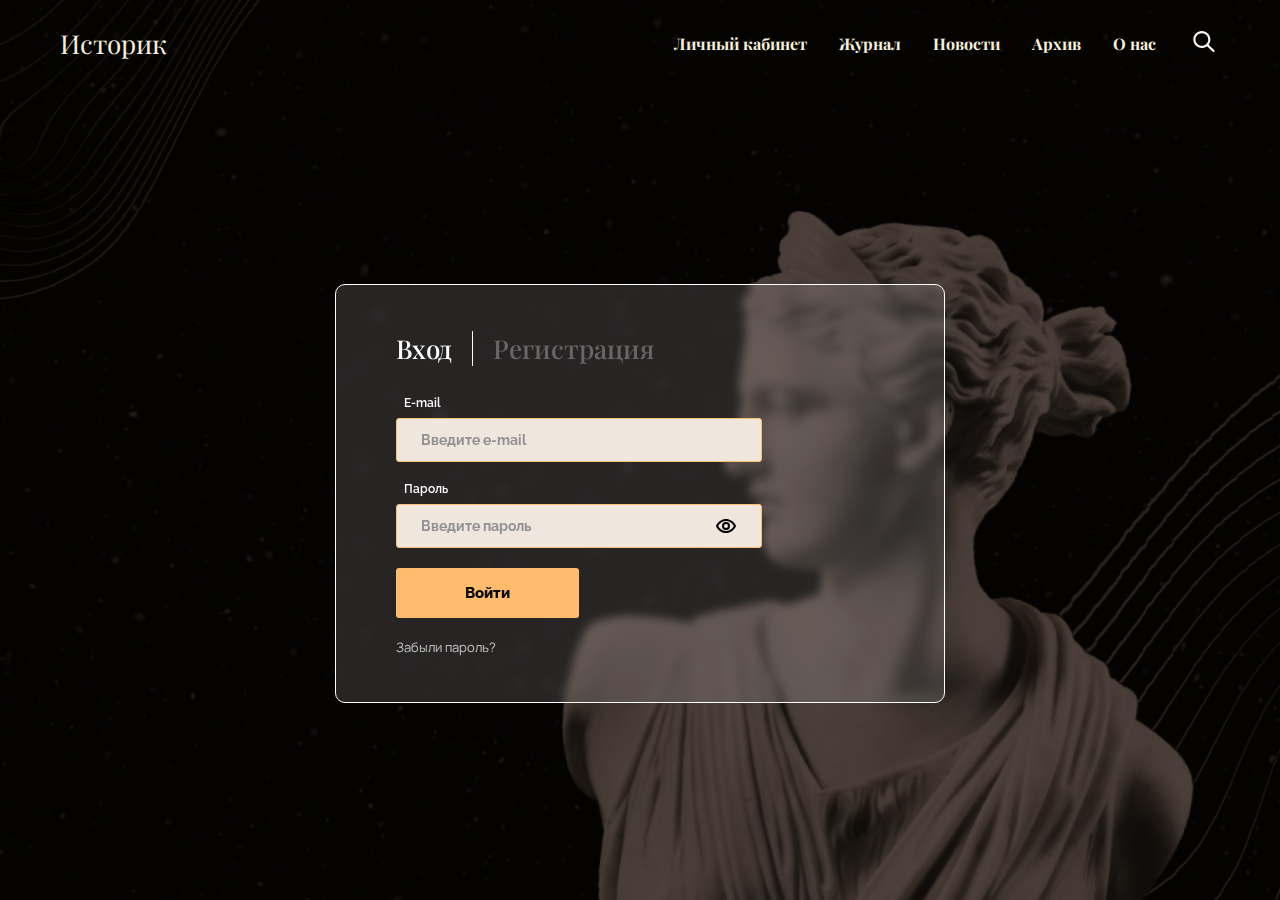
<file: index.html>
<!DOCTYPE html>
<html lang="ru">
<head>
  <meta charset="utf-8" />
  <meta name="viewport" content="width=device-width, initial-scale=1.0" />
  <meta name="msapplication-TileColor" content="#160f0f" />
  <meta name="msapplication-config" content="./favicon/browserconfig.xml" />
  <meta name="theme-color" content="#160f0f" />
  <title>Вход - Историк</title>
  <link rel="apple-touch-icon" sizes="180x180" href="./favicon/apple-touch-icon.png" />
  <link rel="icon" type="image/png" sizes="32x32" href="./favicon/favicon-32x32.png" />
  <link rel="icon" type="image/png" sizes="16x16" href="./favicon/favicon-16x16.png" />
  <link rel="manifest" href="./favicon/site.webmanifest" />
  <link rel="mask-icon" href="./favicon/safari-pinned-tab.svg" color="#160f0f" />
  <link rel="shortcut icon" href="./favicon/favicon.ico" />
  <link rel="preconnect" href="https://fonts.googleapis.com" />
  <link rel="preconnect" href="https://fonts.gstatic.com" crossorigin />
  <link rel="stylesheet" href="https://fonts.googleapis.com/css2?family=Manrope&family=Playfair+Display:wght@400;500;700&family=Raleway:wght@600;700;800&display=swap" />
  <link rel="stylesheet" href="./css/styles.css">
  <link rel="stylesheet" href="./css/responsive.css">
</head>
<body>

  <nav class="navbar">
    <div class="navbar-base">
      <a class="navbar-brand" href="./">Историк</a>
      <button class="navbar-toggler"></button>
    </div>
    <ul class="navbar-nav">
      <li>
        <a class="nav-link" href="./">Личный кабинет</a>
      </li>
      <li>
        <a class="nav-link" href="./">Журнал</a>
      </li>
      <li>
        <a class="nav-link" href="./">Новости</a>
      </li>
      <li>
        <a class="nav-link" href="./">Архив</a>
      </li>
      <li>
        <a class="nav-link" href="./">О нас</a>
      </li>
      <li>
        <a class="nav-search" href="./">
          <span class="nav-link">Поиск</span>
          <img src="./resources/icons/search.svg" alt="Поиск" />
        </a>
      </li>
    </ul>
  </nav>

  <div class="form-wrapper">
    <div class="form">
      <div class="form-title">
        <h2 class="header-2">Вход</h2>
        <div class="divider"></div>
        <a class="header-2" href="./register.html">Регистрация</a>
      </div>
      <form class="form-body" onsubmit="return false">
        <div class="form-group">
          <label class="form-label" for="email">E-mail</label>
          <input class="form-control" type="email" id="email" name="email" placeholder="Введите e-mail" />
        </div>
        <div class="form-group">
          <label class="form-label" for="password">Пароль</label>
          <div class="form-control-addon">
            <input class="form-control" type="password" id="password" name="password" placeholder="Введите пароль" />
            <button class="password-toggler addon-btn" type="button"></button>
          </div>
        </div>
        <button class="btn" type="submit">Войти</button>
        <a href="./">Забыли пароль?</a>
      </form>
    </div>
  </div>

  <script src="./js/main.js" type="text/javascript"></script>
</body>
</html>
</file>
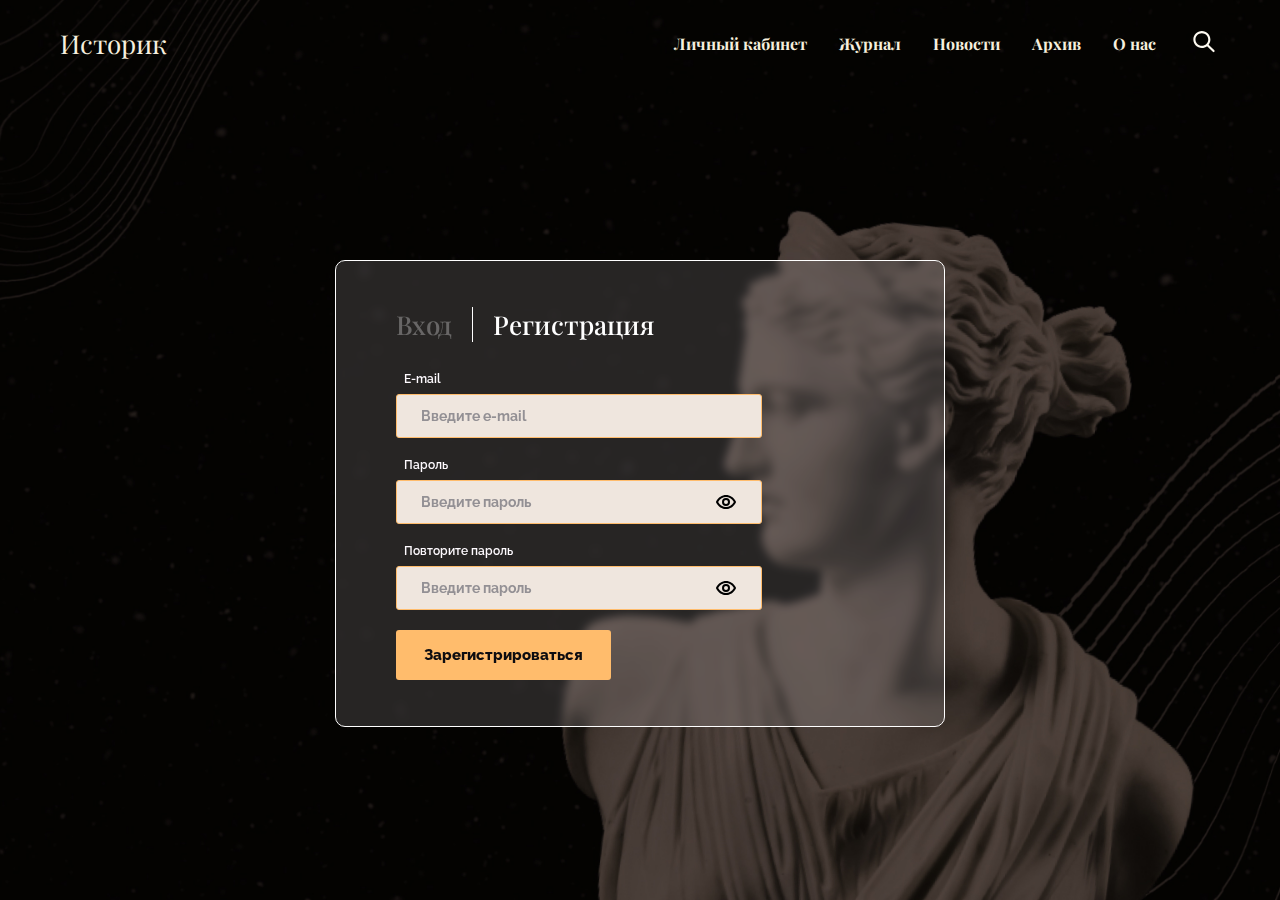
<file: register.html>
<!DOCTYPE html>
<html lang="ru">
<head>
  <meta charset="utf-8" />
  <meta name="viewport" content="width=device-width, initial-scale=1.0" />
  <meta name="msapplication-TileColor" content="#160f0f" />
  <meta name="msapplication-config" content="./favicon/browserconfig.xml" />
  <meta name="theme-color" content="#160f0f" />
  <title>Регистрация - Историк</title>
  <link rel="apple-touch-icon" sizes="180x180" href="./favicon/apple-touch-icon.png" />
  <link rel="icon" type="image/png" sizes="32x32" href="./favicon/favicon-32x32.png" />
  <link rel="icon" type="image/png" sizes="16x16" href="./favicon/favicon-16x16.png" />
  <link rel="manifest" href="./favicon/site.webmanifest" />
  <link rel="mask-icon" href="./favicon/safari-pinned-tab.svg" color="#160f0f" />
  <link rel="shortcut icon" href="./favicon/favicon.ico" />
  <link rel="preconnect" href="https://fonts.googleapis.com" />
  <link rel="preconnect" href="https://fonts.gstatic.com" crossorigin />
  <link rel="stylesheet" href="https://fonts.googleapis.com/css2?family=Manrope&family=Playfair+Display:wght@400;500;700&family=Raleway:wght@600;700;800&display=swap" />
  <link rel="stylesheet" href="./css/styles.css">
  <link rel="stylesheet" href="./css/responsive.css">
</head>
<body>
  
  <nav class="navbar">
    <div class="navbar-base">
      <a class="navbar-brand" href="./">Историк</a>
      <button class="navbar-toggler"></button>
    </div>
    <ul class="navbar-nav">
      <li>
        <a class="nav-link" href="./">Личный кабинет</a>
      </li>
      <li>
        <a class="nav-link" href="./">Журнал</a>
      </li>
      <li>
        <a class="nav-link" href="./">Новости</a>
      </li>
      <li>
        <a class="nav-link" href="./">Архив</a>
      </li>
      <li>
        <a class="nav-link" href="./">О нас</a>
      </li>
      <li>
        <a class="nav-search" href="./">
          <span class="nav-link">Поиск</span>
          <img src="./resources/icons/search.svg" alt="Поиск" />
        </a>
      </li>
    </ul>
  </nav>

  <div class="form-wrapper">
    <div class="form">
      <div class="form-title">
        <a class="header-2" href="./">Вход</a>
        <div class="divider"></div>
        <h2 class="header-2">Регистрация</h2>
      </div>
      <form class="form-body" onsubmit="return false">
        <div class="form-group">
          <label class="form-label" for="email">E-mail</label>
          <input class="form-control" type="email" id="email" name="email" placeholder="Введите e-mail" />
        </div>
        <div class="form-group">
          <label class="form-label" for="password">Пароль</label>
          <div class="form-control-addon">
            <input class="form-control" type="password" id="password" name="password" placeholder="Введите пароль" />
            <button class="password-toggler addon-btn" type="button"></button>
          </div>
        </div>
        <div class="form-group">
          <label class="form-label" for="password">Повторите пароль</label>
          <div class="form-control-addon">
            <input class="form-control" type="password" id="repeat_password" name="repeat_password" placeholder="Введите пароль" />
            <button class="password-toggler addon-btn" type="button"></button>
          </div>
        </div>
        <button class="btn" type="submit">Зарегистрироваться</button>
      </form>
    </div>
  </div>

  <script src="./js/main.js" type="text/javascript"></script>
</body>
</html>
</file>
<file: css/responsive.css>
/* LARGE DEVICES */

@media (max-width: 1600px) {
  body {
    padding: 0 30px;
  }

  .navbar {
    padding: 25px 30px;
  }

  .navbar .navbar-brand {
    font-size: 26px;
  }

  .navbar .navbar-nav {
    column-gap: 32px;
  }

  .navbar .nav-link {
    font-size: 16px;
  }

  .header-2 {
    font-size: 26px;
  }

  .form {
    width: 50%;
    padding: 46px 60px;
  }

  .form .form-title {
    column-gap: 20px;
  }

  .form .form-body {
    row-gap: 20px;
  }
}

/* DESKTOP DEVICES */

@media (max-width: 1024px) {
  .navbar .nav-link {
    font-size: 14px;
  }

  .form .form-body {
    padding-right: 0;
  }
}

/* TABLET DEVICES */

@media (max-width: 768px) {
  body {
    padding: 0 30px;
  }

  .navbar {
    position: absolute;
    flex-direction: column;
    justify-content: flex-start;
    align-items: flex-start;
    row-gap: 62px;
    padding: 27px 30px;
    top: 0;
    left: 0;
    right: 0;
    z-index: 2;
  }

  .navbar.active {
    background: #160f0f;
    height: 100vh;
    z-index: 2;
  }

  .navbar .navbar-base {
    width: 100%;
  }

  .navbar .navbar-brand {
    font-size: 20px;
  }

  .navbar.active .navbar-brand {
    opacity: 0;
    visibility: hidden;
  }

  .navbar .navbar-toggler {
    display: block;
  }

  .navbar .navbar-nav {
    display: flex;
    flex-direction: column;
    align-items: flex-start;
    row-gap: 15px;
    margin-left: 30px;
    opacity: 0;
    visibility: hidden;
  }

  .navbar.active .navbar-nav {
    opacity: 1;
    visibility: visible;
  }

  .navbar .nav-link {
    font-size: 13px;
  }

  .navbar .nav-search img {
    display: none;
  }

  .navbar .nav-search .nav-link {
    display: block;
  }

  .form {
    width: 100%;
    padding: 27px 45px;
  }
}

/* MOBILE DEVICES */

@media (max-width: 425px) {
  body {
    padding: 0 15px;
  }

  a {
    font-size: 11px;
  }

  .header-2 {
    font-size: 18px;
  }

  .form-label {
    padding-left: 0;
  }

  .form-control {
    font-size: 12px;
    padding: 14px 8px;
  }

  .form-control-addon .form-control {
    padding-right: 32px;
  }

  .form-control-addon .addon-btn {
    right: 8px;
  }

  .btn {
    padding: 14px 28px;
  }

  .navbar {
    padding: 27px 15px;
  }

  .form {
    border-radius: 3px;
    padding: 27px 15px;
  }

  .form .form-title {
    column-gap: 10px;
  }

  .form .form-body {
    row-gap: 20px;
    padding-right: 0;
  }

  .form .btn {
    width: 100%;
  }
}
</file>
<file: css/styles.css>
/* RESET */

* {
  margin: 0;
  padding: 0;
  box-sizing: border-box;
}

/* BASE */

body {
  display: flex;
  flex-direction: column;
  justify-content: flex-start;
  align-items: center;
  background: url('../resources/images/background.jpg') center no-repeat;
  background-color: #160f0f;
  background-size: cover;
  font-family: 'Raleway';
  font-size: 16px;
  color: #ffffff;
  width: 100%;
  min-height: 100vh;
  padding: 0 118px;
}

h1, h2, h3, h4, h5, h6 {
  font-family: 'Playfair Display';
  font-weight: 500;
  font-size: inherit;
}

a {
  font-family: 'Manrope';
  font-weight: 400;
  font-size: 13px;
  color: rgba(255, 255, 255, .7);
  text-decoration: none;
  transition: color .1s ease-in-out;
}

a:hover, a:focus {
  color: #ffffff;
}

button {
  cursor: pointer;
}

ul {
  list-style-type: none;
}

/* UTILITIES */

.header-2 {
  font-family: 'Playfair Display';
  font-weight: 500;
  font-size: 40px;
  color: #ffffff;
}

a.header-2 {
  color: rgba(255, 255, 255, .3);
}

a.header-2:hover, a.header-2:focus {
  color: #ffffff;
}

/* COMPONENTS */

.form-group {
  display: flex;
  flex-direction: column;
  row-gap: 8px;
}

.form-label {
  font-family: 'Raleway';
  font-weight: 600;
  font-size: 12px;
  color: #fffbff;
  padding-left: 8px;
}

.form-control {
  background: #efe6de;
  border: 1px #ffbc6c solid;
  border-radius: 3px;
  font-family: 'Raleway';
  font-weight: 700;
  font-size: 14px;
  color: #181818;
  width: 100%;
  padding: 13px 24px;
  outline: none;
  transition: outline .2s ease-in-out;
}

.form-control:focus {
  outline: 2.5px #ffbc6c solid;
}

.form-control::placeholder {
  color: #939094;
}

.form-control-addon {
  position: relative;
}

.form-control-addon .form-control {
  padding-right: 62px;
}

.form-control-addon .addon-btn {
  position: absolute;
  background: url('../resources/icons/eye.svg') center no-repeat;
  background-size: contain;
  border: none;
  width: 24px;
  height: 24px;
  top: 0;
  bottom: 0;
  margin: auto 0;
  right: 24px;
}

.btn {
  background: #ffbc6c;
  border: none;
  border-radius: 3px;
  font-family: 'Raleway';
  font-weight: 800;
  font-size: 15px;
  color: #0d0c10;
  padding: 16px 28px;
  outline: none;
  transition: all .2s ease-in-out;
}

.btn:hover, .btn:focus {
  background: #ffcd91;
}

.btn:active {
  background: #222222;
  color: #f5eeff;
  outline: 2px #ffbc6c solid;
}

.navbar {
  display: flex;
  justify-content: space-between;
  align-items: center;
  width: 100%;
  padding: 43px 118px;
  transition: background .1s ease-in-out;
}

.navbar a {
  font-family: 'Playfair Display';
  color: #f6efde;
}

.navbar a:hover {
  color: rgba(255, 255, 255, .5);
}

.navbar .navbar-base {
  display: flex;
  justify-content: space-between;
  align-items: center;
}

.navbar .navbar-brand {
  font-weight: 400;
  font-size: 36px;
  transition: all .1s ease-in-out;
}

.navbar .navbar-toggler {
  display: none;
  background: url('../resources/icons/menu.svg') center no-repeat;
  background-size: contain;
  border: none;
  width: 24px;
  height: 24px;
}

.navbar.active .navbar-toggler {
  background: url('../resources/icons/close.svg') center no-repeat;
  background-size: contain;
  transition: background 0.1s ease-in-out;
}

.navbar .navbar-nav {
  display: flex;
  align-items: center;
  column-gap: 75px;
  transition: all .1s ease-in-out;
}

.navbar .nav-link {
  font-weight: 700;
  font-size: 18px;
}

.navbar .nav-search .nav-link {
  display: none;
}

.navbar .nav-search img {
  width: 32px;
}

.form-wrapper {
  display: flex;
  justify-content: center;
  align-items: center;
  flex-grow: 1;
  width: 100%;
}

.form {
  background: rgba(252, 250, 255, .14);
  border: 1px #ffffff solid;
  border-radius: 10px;
  backdrop-filter: blur(4px);
  width: 50%;
  padding: 46px 93px;
}

.form .form-title {
  display: flex;
  justify-content: flex-start;
  align-items: center;
  column-gap: 26px;
  margin-bottom: 30px;
}

.form .form-body {
  display: flex;
  flex-direction: column;
  align-items: flex-start;
  row-gap: 30px;
  padding-right: 25%;
}

.form .form-group {
  width: 100%;
}

.form .btn {
  min-width: 50%;
  width: auto;
}

.divider {
  width: 1px;
  align-self: stretch;
  background: #ffffff;
}
</file>
